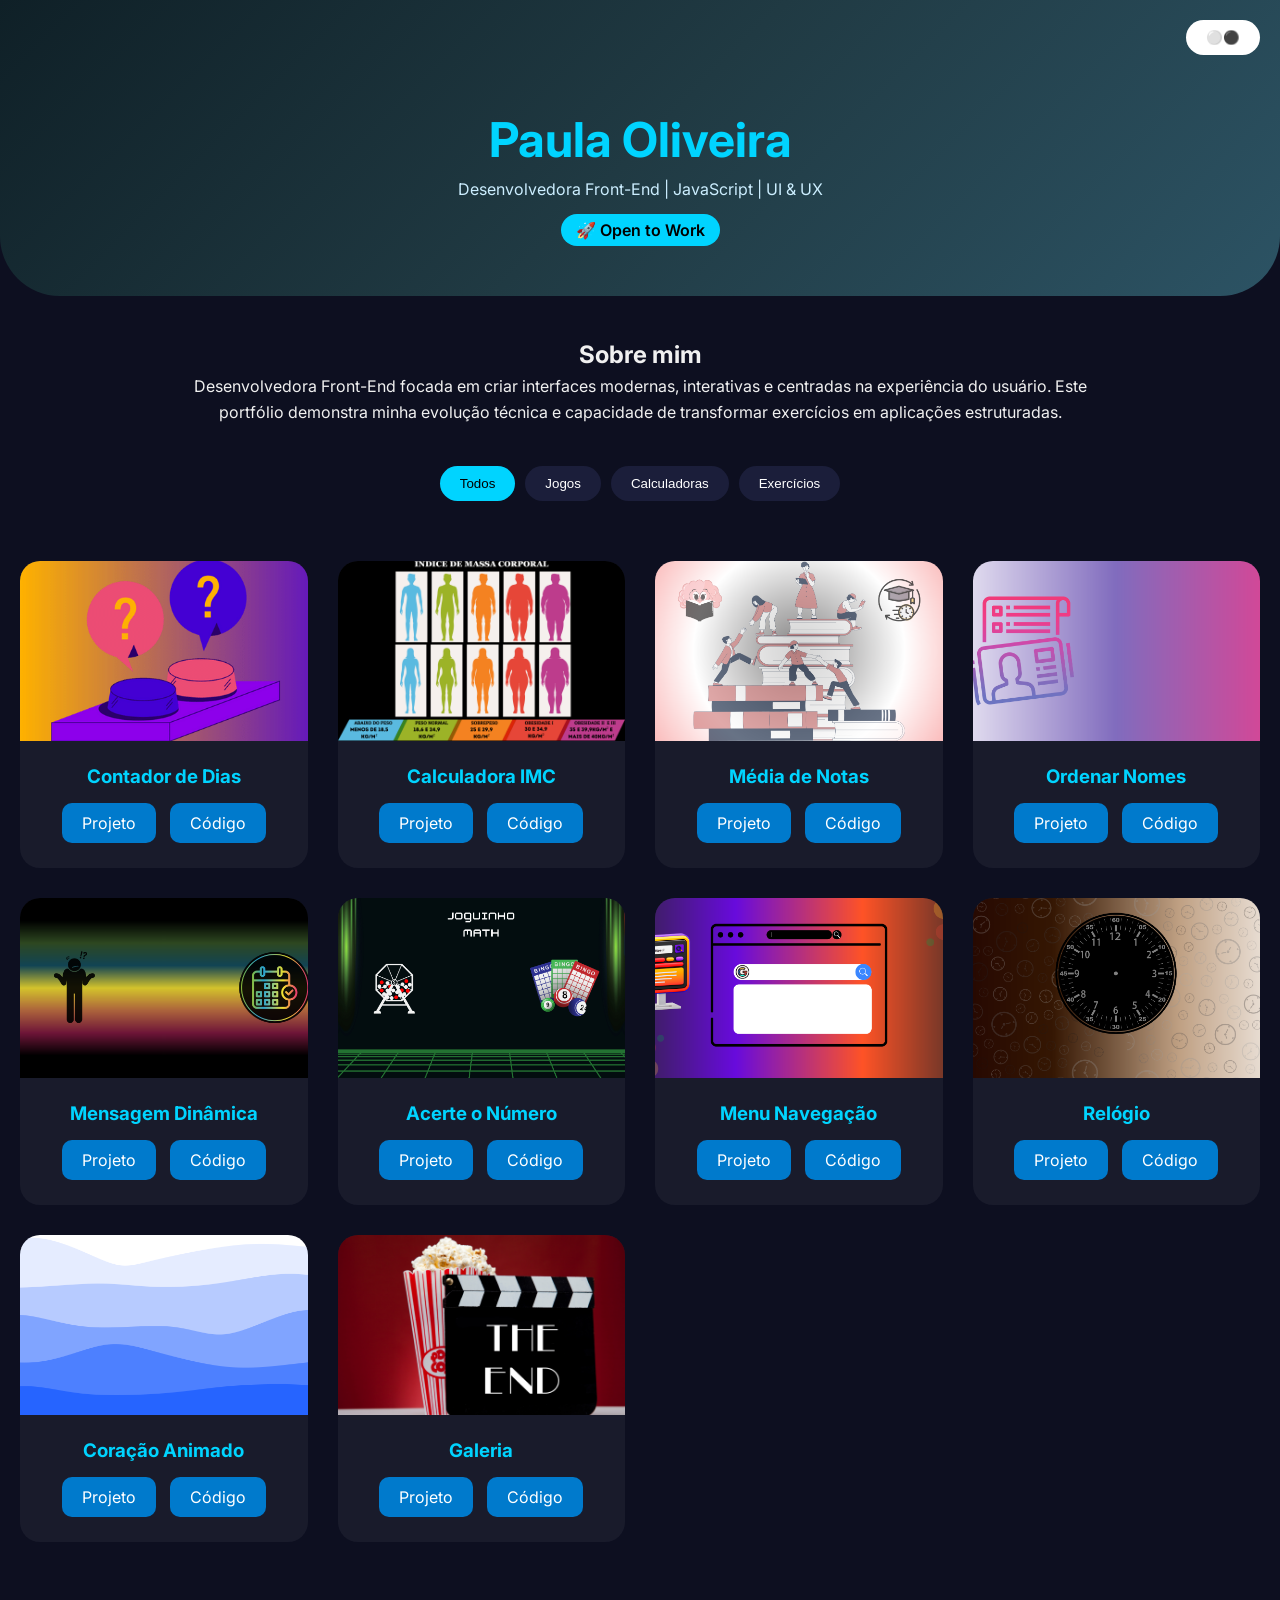
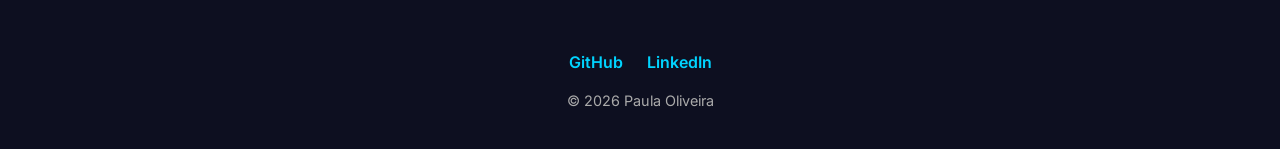
<file: index.html>
<!DOCTYPE html>
<html lang="pt-BR">
<head>
<meta charset="UTF-8">
<meta name="viewport" content="width=device-width, initial-scale=1.0">

<title>Paula Oliveira | Desenvolvedora Front-End</title>

<meta name="description" content="Portfólio de Paula Oliveira - Desenvolvedora Front-End especializada em JavaScript e UX.">
<meta name="author" content="Paula Oliveira">

<link rel="icon" href="https://upload.wikimedia.org/wikipedia/commons/6/6a/JavaScript-logo.png">
<link href="https://fonts.googleapis.com/css2?family=Inter:wght@400;600;700&display=swap" rel="stylesheet">

<style>
*{margin:0;padding:0;box-sizing:border-box;}
html{scroll-behavior:smooth;}

body{
    font-family:'Inter',sans-serif;
    background:#0d0f20;
    color:#f0f0f0;
}

a{
    text-decoration:none;
    color:inherit;
}

/* SCROLLBAR */
::-webkit-scrollbar{
    width:10px;
}
::-webkit-scrollbar-track{
    background:#0d0f20;
}
::-webkit-scrollbar-thumb{
    background:linear-gradient(#007acc,#00d4ff);
    border-radius:10px;
}
::-webkit-scrollbar-thumb:hover{
    background:#00d4ff;
}

/* HEADER */
header{
    background:linear-gradient(135deg,#0f2027,#203a43,#2c5364);
    padding:110px 20px 50px;
    text-align:center;
    border-radius:0 0 60px 60px;
    position:relative;
}

header h1{
    font-size:3rem;
    color:#00d4ff;
}

header p{
    margin-top:10px;
    color:#cceeff;
}

.badge{
    display:inline-block;
    margin-top:15px;
    padding:6px 15px;
    border-radius:20px;
    background:#00d4ff;
    color:#000;
    font-weight:600;
}

.toggle-theme{
    position:absolute;
    top:20px;
    right:20px;
    padding:10px 20px;
    border:none;
    border-radius:20px;
    background:#fff;
    color:#007acc;
    cursor:pointer;
    font-weight:600;
    transition:0.3s;
}

.toggle-theme:hover{
    transform:scale(1.05);
}

/* SOBRE */
.about{
    max-width:900px;
    margin:40px auto;
    text-align:center;
    line-height:1.6;
}

/* FILTROS */
#filters{
    display:flex;
    justify-content:center;
    gap:10px;
    margin:40px 0;
    flex-wrap:wrap;
}

#filters button{
    padding:10px 20px;
    border:none;
    border-radius:25px;
    background:#1b1e3a;
    color:#fff;
    cursor:pointer;
    transition:0.3s;
}

#filters button:hover{
    background:#00d4ff;
    color:#000;
}

#filters .active{
    background:#00d4ff;
    color:#000;
}

/* GRID */
main{
    max-width:1300px;
    margin:auto;
    padding:20px;
    display:grid;
    grid-template-columns:repeat(auto-fit,minmax(280px,1fr));
    gap:30px;
}

/* CARD */
.card{
    background:rgba(255,255,255,0.05);
    border-radius:20px;
    overflow:hidden;
    transition:0.4s;
    cursor:pointer;
    opacity:0;
    transform:translateY(20px);
}

.card.show{
    opacity:1;
    transform:translateY(0);
}

.card:hover{
    transform:translateY(-10px) scale(1.02);
}

.card img{
    width:100%;
    height:180px;
    object-fit:cover;
}

.card-body{
    padding:20px;
    text-align:center;
}

.card-body h3{
    color:#00d4ff;
    margin-bottom:10px;
}

.card-body a{
    display:inline-block;
    margin:5px;
    padding:10px 20px;
    border-radius:10px;
    background:#007acc;
    color:#fff;
    transition:0.3s;
}

.card-body a:hover{
    background:#00d4ff;
    color:#000;
}

/* FOOTER */
footer{
    text-align:center;
    padding:40px;
    margin-top:50px;
}

footer a{
    margin:0 10px;
    color:#00d4ff;
    font-weight:600;
    position:relative;
    transition:0.3s;
}

footer a::after{
    content:'';
    position:absolute;
    left:0;
    bottom:-4px;
    width:0%;
    height:2px;
    background:#00d4ff;
    transition:0.3s;
}

footer a:hover{
    color:#ffffff;
}

footer a:hover::after{
    width:100%;
}

/* 🔥 ESPAÇAMENTO ADICIONADO AQUI */
footer p{
    margin-top:20px;
    font-size:0.9rem;
    color:#aaa;
}

/* LIGHT MODE */
body.light{
    background:#f5f5f5;
    color:#000;
}

body.light .card{
    background:#fff;
}
</style>
</head>

<body>

<header>
<h1>Paula Oliveira</h1>
<p>Desenvolvedora Front-End | JavaScript | UI & UX</p>
<div class="badge">🚀 Open to Work</div>
<button class="toggle-theme">⚪⚫</button>
</header>

<section class="about">
<h2>Sobre mim</h2>
<p>
Desenvolvedora Front-End focada em criar interfaces modernas, interativas e
centradas na experiência do usuário. Este portfólio demonstra minha evolução
técnica e capacidade de transformar exercícios em aplicações estruturadas.
</p>
</section>

<div id="filters">
<button class="active" data-filter="all">Todos</button>
<button data-filter="jogos">Jogos</button>
<button data-filter="calculadoras">Calculadoras</button>
<button data-filter="exercicios">Exercícios</button>
</div>

<main id="portfolio"></main>

<footer>
<a href="https://github.com/paulaPSOx" target="_blank">GitHub</a>
<a href="https://www.linkedin.com/in/oliveiraspaula" target="_blank">LinkedIn</a>
<p>© 2026 Paula Oliveira</p>
</footer>

<script>
const projetos=[
{id:'AVA-JS01',nome:'Contador de Dias',tipo:'exercicios',img:'proj-js01-img.png'},
{id:'AVA-JS02',nome:'Calculadora IMC',tipo:'calculadoras',img:'proj-js02-img.png'},
{id:'AVA-JS03',nome:'Média de Notas',tipo:'calculadoras',img:'proj-js03-img.png'},
{id:'AVA-JS04',nome:'Ordenar Nomes',tipo:'exercicios',img:'proj-js04-img.png'},
{id:'AVA-JS05',nome:'Mensagem Dinâmica',tipo:'exercicios',img:'proj-js05-img.png'},
{id:'AVA-JS06',nome:'Acerte o Número',tipo:'jogos',img:'proj-js06-img.png'},
{id:'AVA-JS07',nome:'Menu Navegação',tipo:'exercicios',img:'proj-js07-img.png'},
{id:'AVA-JS08',nome:'Relógio',tipo:'exercicios',img:'proj-js08-img.png'},
{id:'AVA-JS09',nome:'Coração Animado',tipo:'exercicios',img:'proj-js09-img.png'},
{id:'AVA-JS10',nome:'Galeria',tipo:'exercicios',img:'proj-js10-img(4).png'}
];

const main=document.getElementById('portfolio');

function render(f='all'){
main.innerHTML='';
projetos.forEach((p,i)=>{
if(f==='all'||p.tipo===f){

const card=document.createElement('div');
card.className='card';

card.onclick=(e)=>{
if(e.target.tagName!=='A'){
window.open(`./${p.id}/`,'_blank');
}
};

const img=document.createElement('img');
img.src=`${p.id}/imagens/${p.img}`;
img.onerror=()=>img.src='https://via.placeholder.com/400x200';

const body=document.createElement('div');
body.className='card-body';

body.innerHTML=`
<h3>${p.nome}</h3>
<a href="./${p.id}/" target="_blank">Projeto</a>
<a href="https://github.com/paulaPSOx/${p.id}" target="_blank">Código</a>
`;

card.appendChild(img);
card.appendChild(body);
main.appendChild(card);

setTimeout(()=>card.classList.add('show'),i*100);
}});
}
render();

document.querySelectorAll('#filters button').forEach(btn=>{
btn.onclick=()=>{
document.querySelectorAll('#filters button').forEach(b=>b.classList.remove('active'));
btn.classList.add('active');
render(btn.dataset.filter);
};
});

const toggle=document.querySelector('.toggle-theme');

if(localStorage.getItem('theme')==='light'){
document.body.classList.add('light');
}

toggle.onclick=()=>{
document.body.classList.toggle('light');
localStorage.setItem('theme',
document.body.classList.contains('light')?'light':'dark');
};
</script>

</body>
</html>
</file>
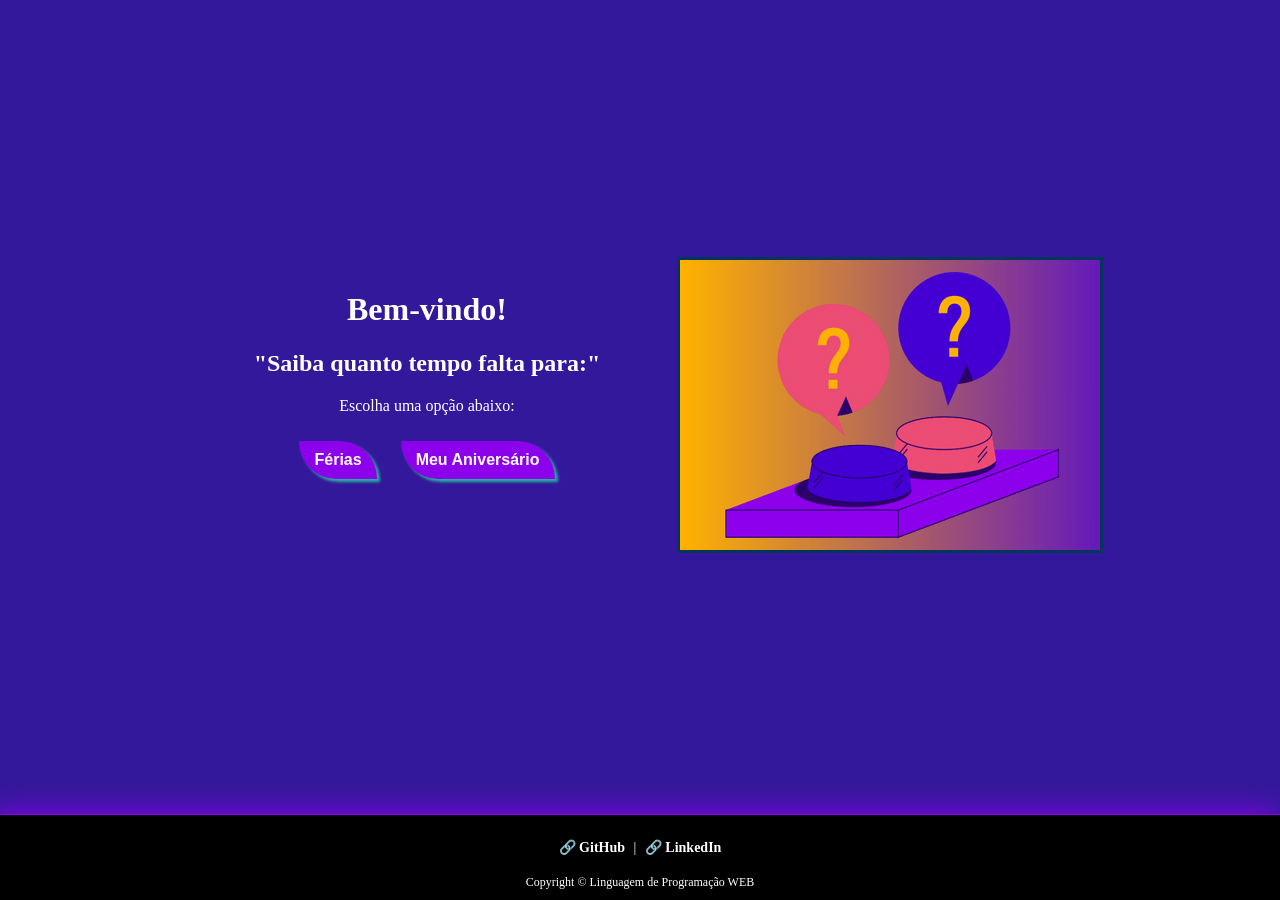
<file: AVA-JS01/index.html>
<!DOCTYPE html>
<html lang="pt-br">

<head>
    <meta charset="UTF-8">
    <meta name="viewport" content="width=device-width, initial-scale=1.0">
    <title>Avaliação JS01 | ILP-540</title>
    <link rel="stylesheet" href="./style.css" />
    <link rel="icon" type="image/png" href="./imagens/javascript-logo.png">
</head>

<body>
    <div id="home">
        <h1>Bem-vindo!</h1>
        <h2>"Saiba quanto tempo falta para:"</h2>
        <p>Escolha uma opção abaixo:</p>
        <button id="ferias" onclick="calcularDias('20/12/2023')">Férias</button>
        <button id="niver" onclick="calcularDias('05/10/2024')">Meu Aniversário</button>
    </div>

    <div id="conteudo">
        <iframe id="frame" src="./imagens/proj-js01-img.png" frameborder="0"></iframe>
    </div>

    <footer>
        <p>
            <a href="https://github.com/paulaPSOx" target="_blank">🔗 GitHub</a> | 
            <a href="https://www.linkedin.com/in/oliveiraspaula" target="_blank">🔗 LinkedIn</a>
        </p>
        <h6>Copyright &copy; Linguagem de Programação WEB</h6>
    </footer>

    <script src="./script.js"></script>
</body>

</html>
</file>
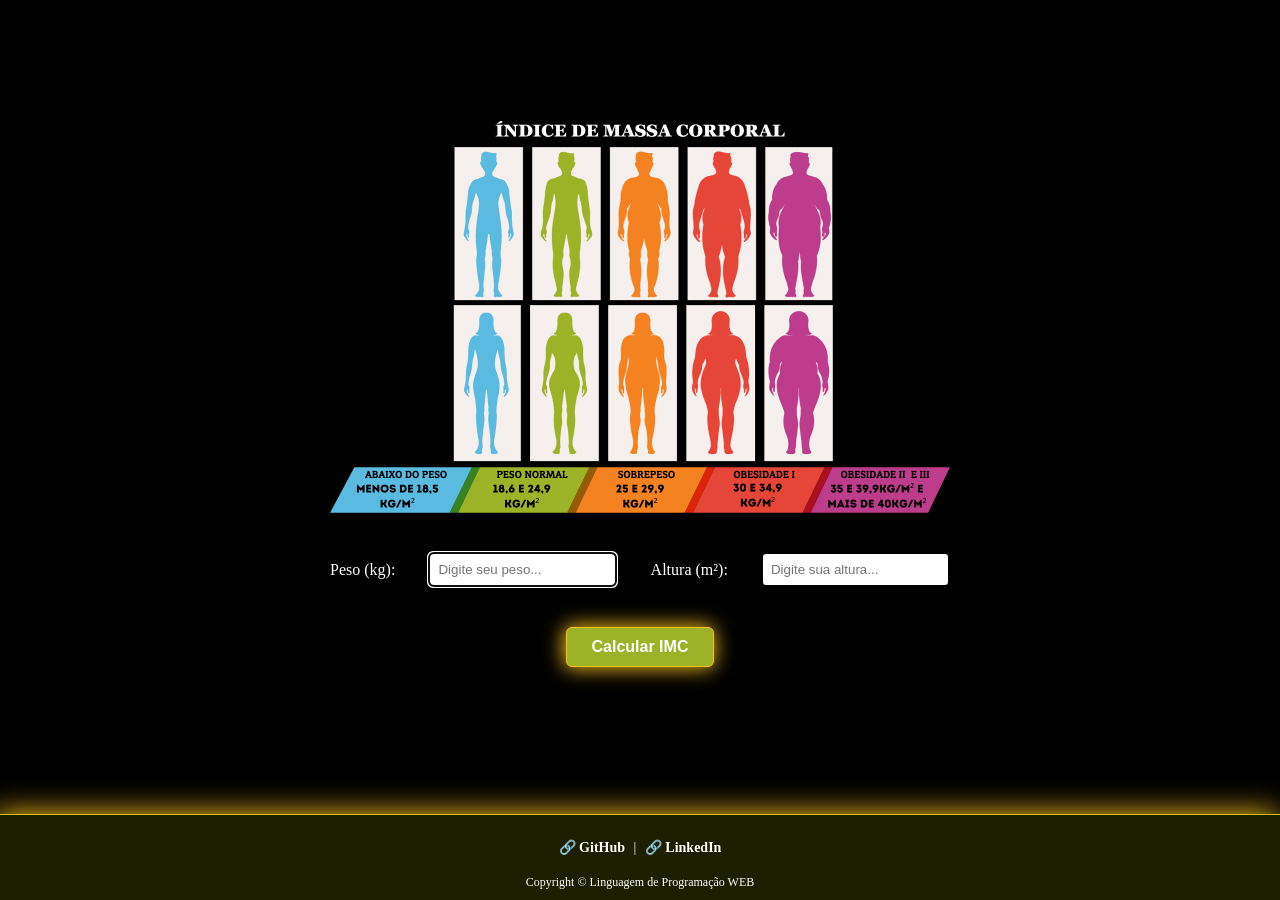
<file: AVA-JS02/index.html>
<!DOCTYPE html>
<html lang="pt-br">

<head>
    <meta charset="UTF-8">
    <meta name="viewport" content="width=device-width, initial-scale=1.0">
    <title>Avaliação JS02 | ILP-540</title>
    <link rel="stylesheet" href="./style.css" />
    <link rel="icon" type="image/png" href="./imagens/javascript-logo.png">
</head>

<body>
    <div class="container">
        <div class="img-container">
            <img class="img" src="./imagens/proj-js02-img.png" alt="IMC">
        </div>
    
        <div class="input-container">
            <label for="peso">Peso (kg):</label>
            <input type="text" id="peso" name="peso" autofocus="autofocus" required="required" placeholder="Digite seu peso...">
    
            <label for="altura">Altura (m²):</label>
            <input type="text" id="altura" name="altura" required="required" placeholder="Digite sua altura...">

        </div>
        
        <button onclick="calcularIMC()">Calcular IMC</button>

        <div id="resultado" class="error-message"></div>
        <div id="resultado"></div>
    </div>    

    <footer>
        <p>
            <a href="https://github.com/paulaPSOx" target="_blank">🔗 GitHub</a> | 
            <a href="https://www.linkedin.com/in/oliveiraspaula" target="_blank">🔗 LinkedIn</a>
        </p>
        <h6>Copyright &copy; Linguagem de Programação WEB</h6>
    </footer>

    <script src="./script.js"></script>
</body>

</html>
</file>
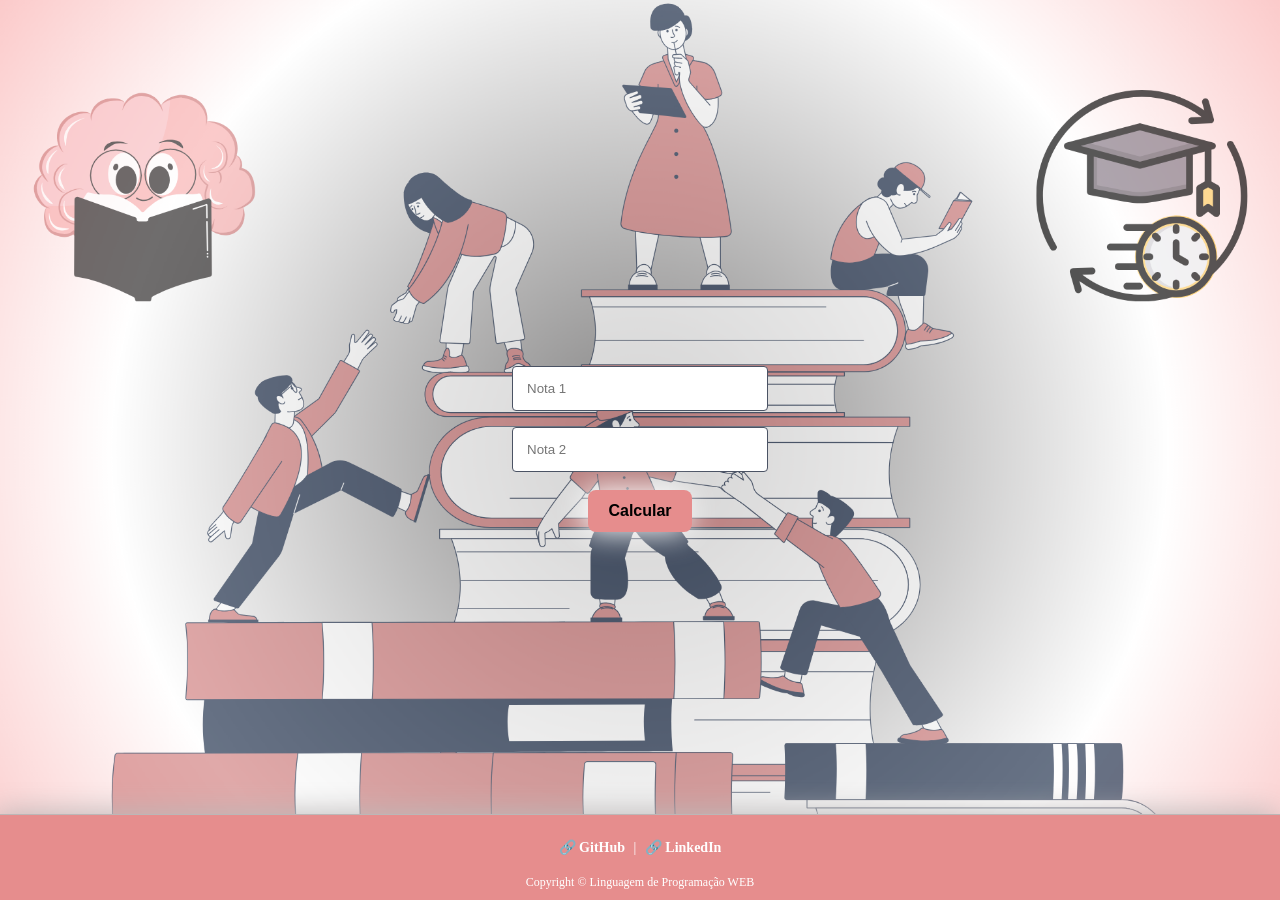
<file: AVA-JS03/index.html>
<!DOCTYPE html>
<html lang="pt-br">

<head>
    <meta charset="UTF-8">
    <meta name="viewport" content="width=device-width, initial-scale=1.0">
    <title>Avaliação JS03 | ILP-540</title>
    <link rel="stylesheet" href="./style.css" />
    <link rel="icon" type="image/png" href="imagens/javascript-logo.png">
</head>

<body>
   
    <input type="number" id="nota1" placeholder="Nota 1" required max="10" min="0" >
    <input type="number" id="nota2" placeholder="Nota 2" required max="10" min="0" >
    
    <button onclick="calcularMedia()">Calcular</button>
    <div id="mensagem-erro"></div>
    <div id="resultado-container"></div>

    <footer>
        <p>
            <a href="https://github.com/paulaPSOx" target="_blank">🔗 GitHub</a> | 
            <a href="https://www.linkedin.com/in/oliveiraspaula" target="_blank">🔗 LinkedIn</a>
        </p>
        <h6>Copyright &copy; Linguagem de Programação WEB</h6>
    </footer>

    <script src="./script.js"></script>
</body>

</html>
</file>
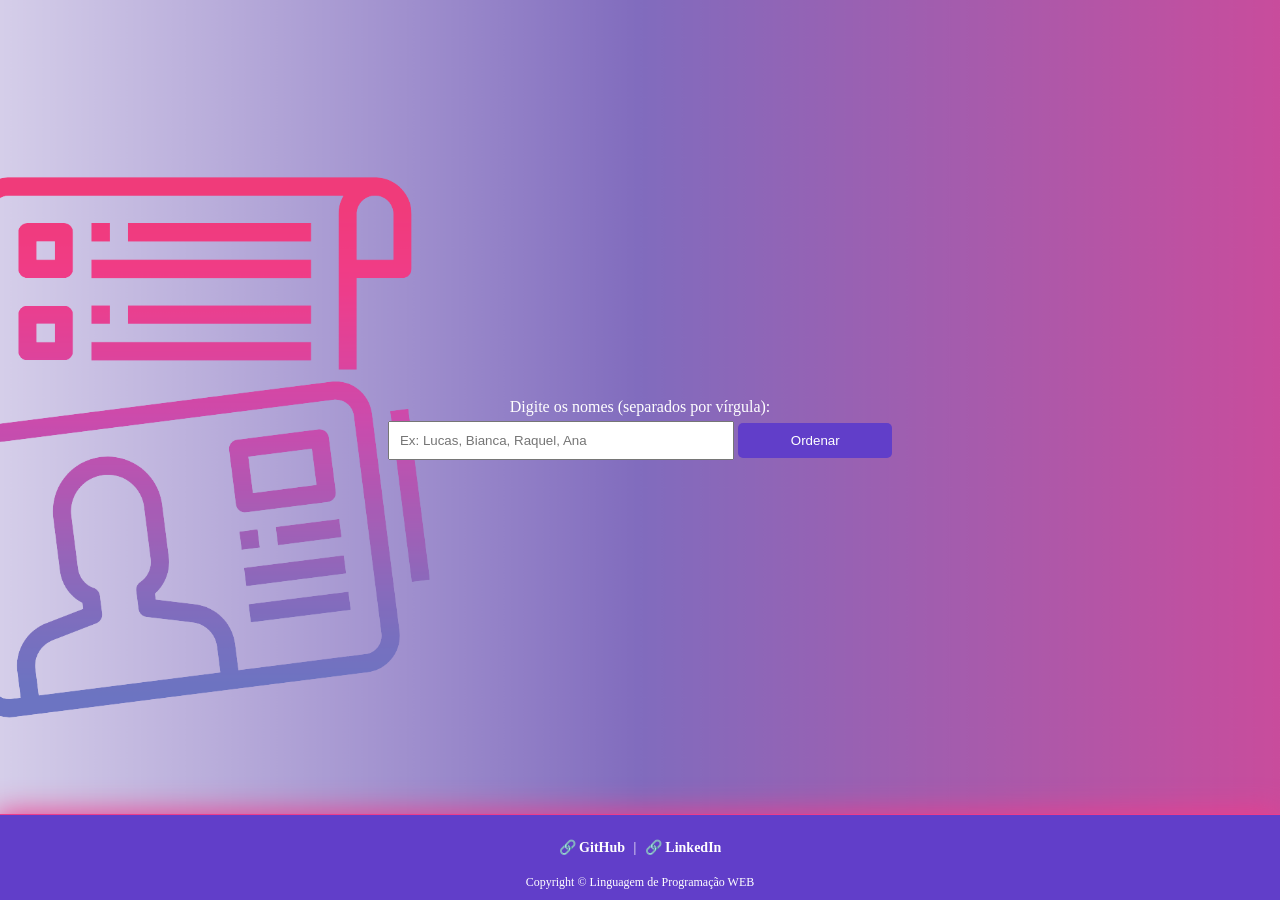
<file: AVA-JS04/index.html>
<!DOCTYPE html>
<html lang="pt-br">

<head>
    <meta charset="UTF-8">
    <meta name="viewport" content="width=device-width, initial-scale=1.0">
    <title>Avaliação JS04 | ILP-540</title>
    <link rel="stylesheet" href="./style.css" />
    <link rel="icon" type="image/png" href="imagens/javascript-logo.png">
</head>

<body>
    <div id="app">
        <label for="nomesInput">Digite os nomes (separados por vírgula):</label>
        <input type="text" id="nomesInput" placeholder="Ex: Lucas, Bianca, Raquel, Ana">
        <button onclick="processarNomes()">Ordenar</button>

        <ul id="listaNomes"></ul>
    </div>

    <footer>
        <p>
            <a href="https://github.com/paulaPSOx" target="_blank">🔗 GitHub</a> | 
            <a href="https://www.linkedin.com/in/oliveiraspaula" target="_blank">🔗 LinkedIn</a>
        </p>
        <h6>Copyright &copy; Linguagem de Programação WEB</h6>
    </footer>

    <script src="./script.js"></script>
</body>

</html>
</html>
</file>
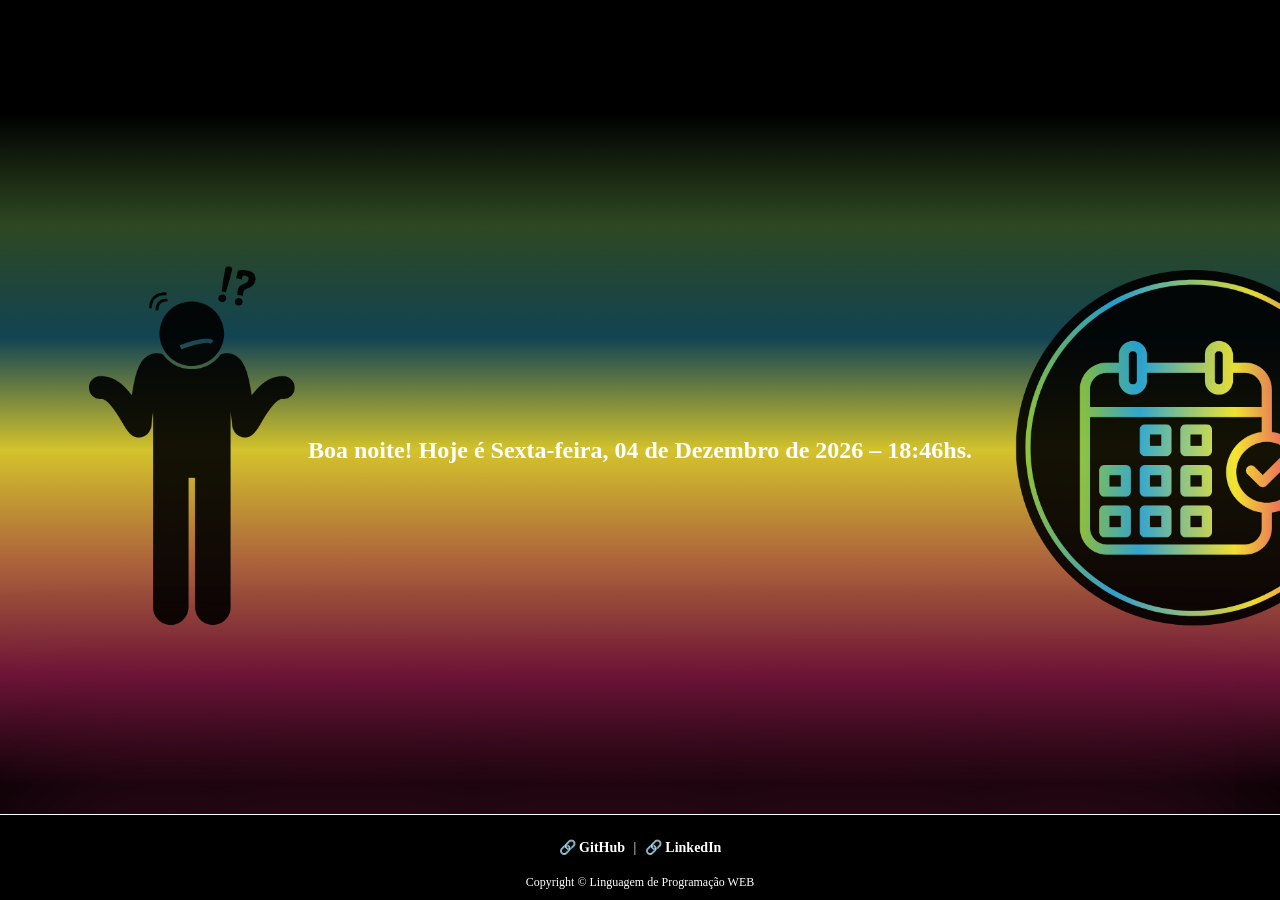
<file: AVA-JS05/index.html>
<!DOCTYPE html>
<html lang="pt-br">

<head>
    <meta charset="UTF-8">
    <meta name="viewport" content="width=device-width, initial-scale=1.0">
    <title>Avaliação JS05 | ILP-540</title>
    <link rel="stylesheet" href="./style.css" />
    <link rel="icon" type="image/png" href="imagens/javascript-logo.png">
</head>

<body>
    <div id="mensagem"></div>

    <footer>
        <p>
            <a href="https://github.com/paulaPSOx" target="_blank">🔗 GitHub</a> | 
            <a href="https://www.linkedin.com/in/oliveiraspaula" target="_blank">🔗 LinkedIn</a>
        </p>
        <h6>Copyright &copy; Linguagem de Programação WEB</h6>
    </footer>
    
    <script src="./script.js"></script>
</body>

</html>
</file>
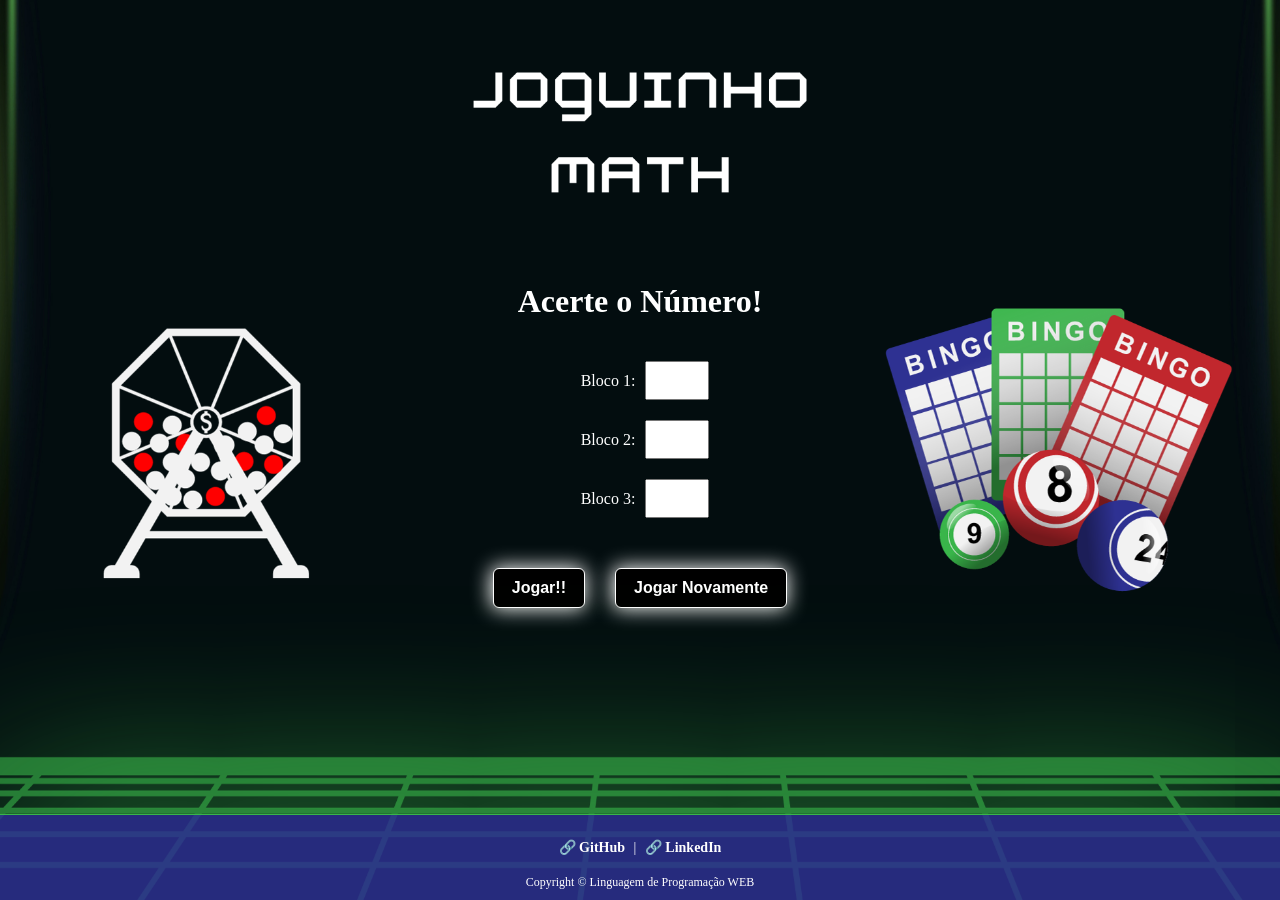
<file: AVA-JS06/index.html>
<!DOCTYPE html>
<html lang="pt-br">

<head>
    <meta charset="UTF-8">
    <meta name="viewport" content="width=device-width, initial-scale=1.0">
    <title>Avaliação JS06 | ILP-540</title>
    <link rel="stylesheet" href="style.css">
    <link rel="icon" type="image/png" href="./imagens/javascript-logo.png">
</head>
    <h1>Acerte o Número!</h1>
<body>
    

    <div class="input-container">
        <label for="tentativa1">Bloco 1:</label>
        <input type="number" id="tentativa1" min="1" max="10">
    </div>
    
    <div class="input-container">
        <label for="tentativa2">Bloco 2:</label>
        <input type="number" id="tentativa2" min="1" max="10">
    </div>
    
    <div class="input-container">
        <label for="tentativa3">Bloco 3:</label>
        <input type="number" id="tentativa3" min="1" max="10">
    </div>
    
    <div id="resultado"></div>

    <div class="button-container">
        <button id="botao-jogar" onclick="jogar()">Jogar!!</button>
        <button onclick="jogarNovamente()">Jogar Novamente</button>
    </div>

    <footer>
        <p>
            <a href="https://github.com/paulaPSOx" target="_blank">🔗 GitHub</a> | 
            <a href="https://www.linkedin.com/in/oliveiraspaula" target="_blank">🔗 LinkedIn</a>
        </p>
        <h6>Copyright &copy; Linguagem de Programação WEB</h6>
    </footer>

    <script src="script.js"></script>
</body>

</html>
</file>
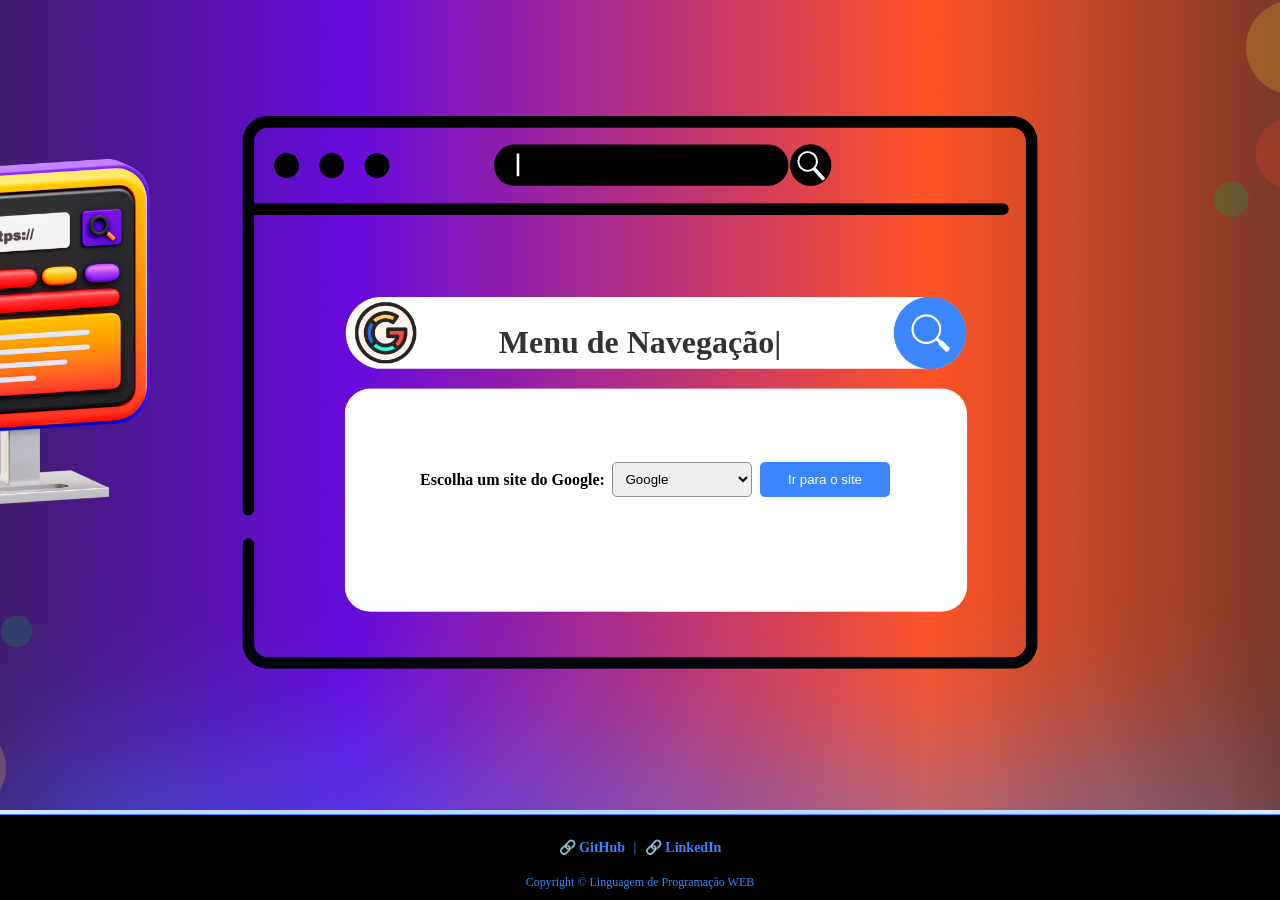
<file: AVA-JS07/index.html>
<!DOCTYPE html>
<html lang="pt-br">

<head>
    <meta charset="UTF-8">
    <meta name="viewport" content="width=device-width, initial-scale=1.0">
    <title>Avaliação JS07 | ILP-540</title>
    <link rel="stylesheet" href="./style.css" />
    <link rel="icon" type="image/png" href="imagens/javascript-logo.png">
</head>

<body>
    <div id="mensagem"></div>
        <h1> Menu de Navegação|</h1>

    <form id="menuForm">
        <label for="url">Escolha um site do Google:</label>
        <select id="url" name="url">
            <option value="https://www.google.com">Google</option>
            <option value="https://translate.google.com.br/?hl=pt-BR">Google Tradutor</option>
            <option value="https://www.google.com/intl/pt-BR/gmail/about/">Google E-mail</option>
            <option value="https://www.google.com.br/maps/preview">Google Maps</option>
            <option value="https://www.google.com/intl/pt-BR/photos/about/">Google Photos</option>
            <option value="https://www.google.com/intl/pt-br/drive/about.html/">Google Drive</option>
            <option value="https://meet.google.com/">Google Meet</option>
            <option value="https://play.google.com/store/games?hl=pt_BR&gl=US">Google Play</option>
            <option value="https://www.google.com/intl/pt-BR/forms/about/">Google Forms</option>
        </select>
        <button type="button" onclick="navegar()">Ir para o site</button>
    </form>

    <footer>
        <p>
            <a href="https://github.com/paulaPSOx" target="_blank">🔗 GitHub</a> | 
            <a href="https://www.linkedin.com/in/oliveiraspaula" target="_blank">🔗 LinkedIn</a>
        </p>
        <h6>Copyright &copy; Linguagem de Programação WEB</h6>
    </footer>
    
    <script src="./script.js"></script>
</body>

</html>
</file>
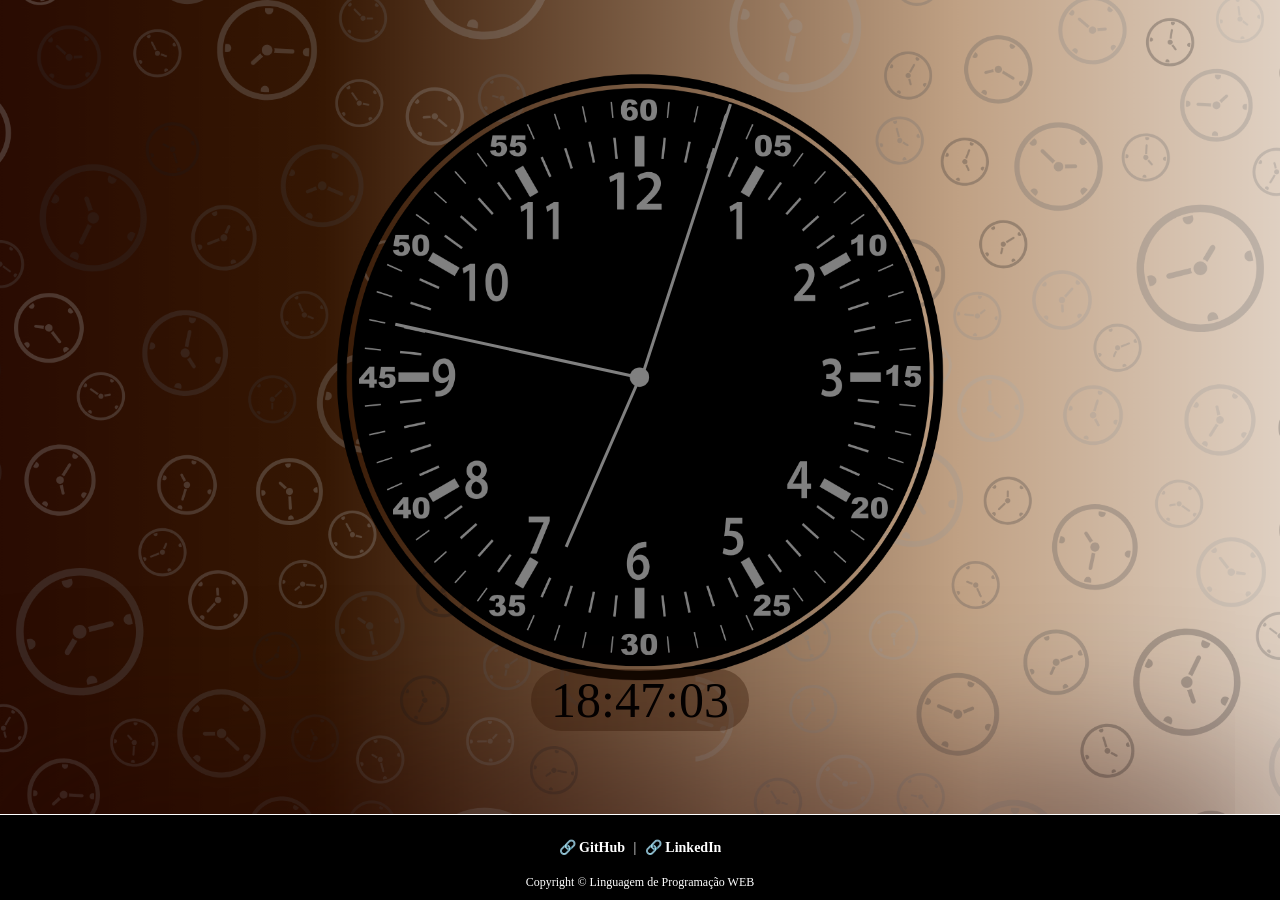
<file: AVA-JS08/index.html>
<!DOCTYPE html>
<html lang="pt-br">

<head>
    <meta charset="UTF-8">
    <meta name="viewport" content="width=device-width, initial-scale=1.0">
    <title>Avaliação JS08 | ILP-540</title>
    <link rel="stylesheet" href="./style.css"/>
    <link rel="icon" type="image/png" href="imagens/javascript-logo.png">
</head>

<body>
        <div id="horas"></div>
        <div id="minutos"></div>
        <div id="segundos"></div>
        <div id="ponteiro-hora" class="ponteiro"></div>
        <div id="ponteiro-minuto" class="ponteiro"></div>
        <div id="ponteiro-segundo" class="ponteiro"></div>
        <div id="relogio2"></div>

    <footer>
        <p>
            <a href="https://github.com/paulaPSOx" target="_blank">🔗 GitHub</a> | 
            <a href="https://www.linkedin.com/in/oliveiraspaula" target="_blank">🔗 LinkedIn</a>
        </p>
        <h6>Copyright &copy; Linguagem de Programação WEB</h6>
    </footer>
    
    <script src="./script.js"></script>
</body>

</html>
</file>
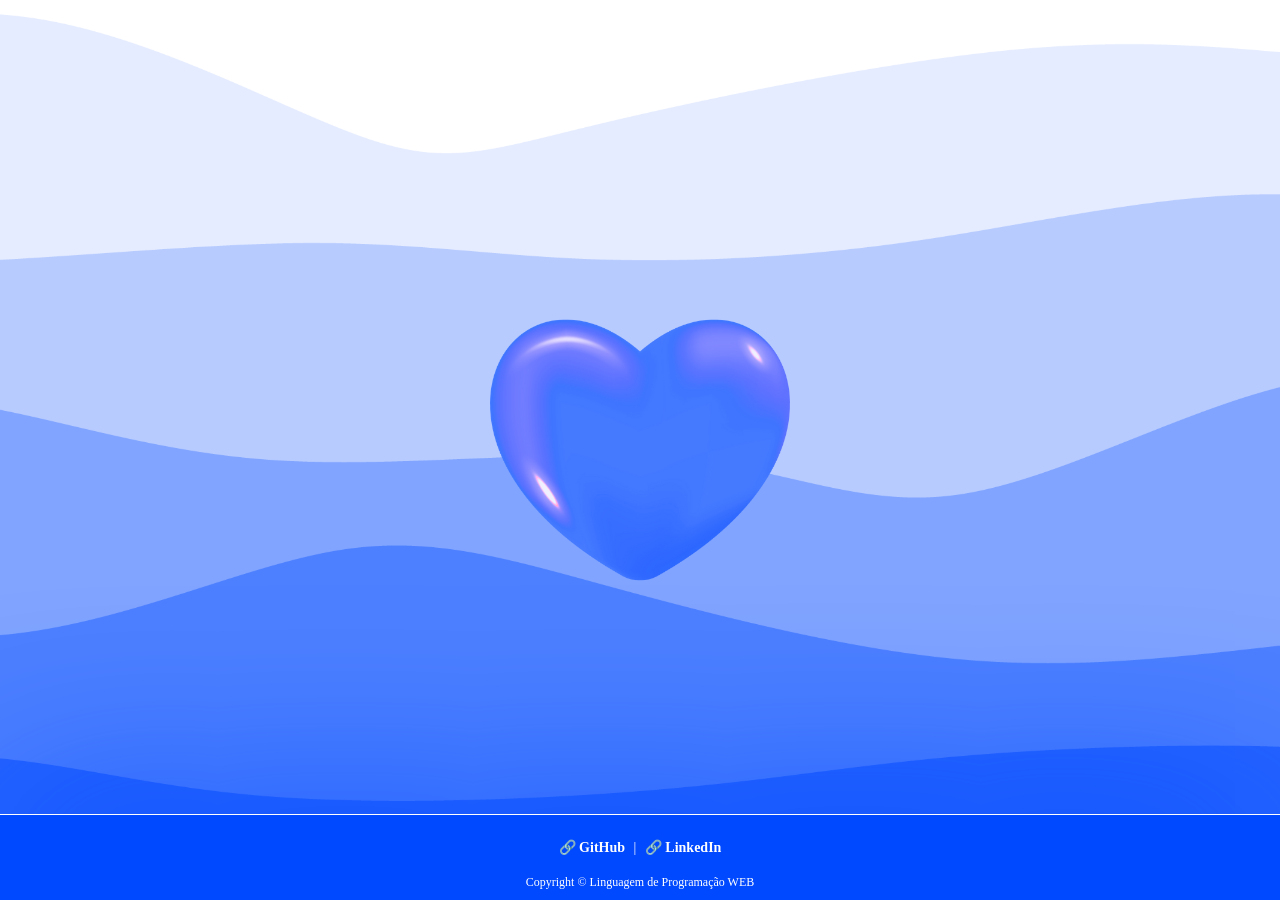
<file: AVA-JS09/index.html>
<!DOCTYPE html>
<html lang="pt-br">

<head>
    <meta charset="UTF-8">
    <meta name="viewport" content="width=device-width, initial-scale=1.0">
    <title>Avaliação JS09 | ILP-540</title>
    <link rel="stylesheet" href="./style.css" />
    <link rel="icon" type="image/png" href="imagens/javascript-logo.png">
</head>

<body>
    <img id="coracao" src="./imagens/coracao.png" alt="Coração">

    <footer>
        <p>
            <a href="https://github.com/paulaPSOx" target="_blank">🔗 GitHub</a> | 
            <a href="https://www.linkedin.com/in/oliveiraspaula" target="_blank">🔗 LinkedIn</a>
        </p>
        <h6>Copyright &copy; Linguagem de Programação WEB</h6>
    </footer>
    
    <script src="./script.js"></script>
</body>

</html>
</file>
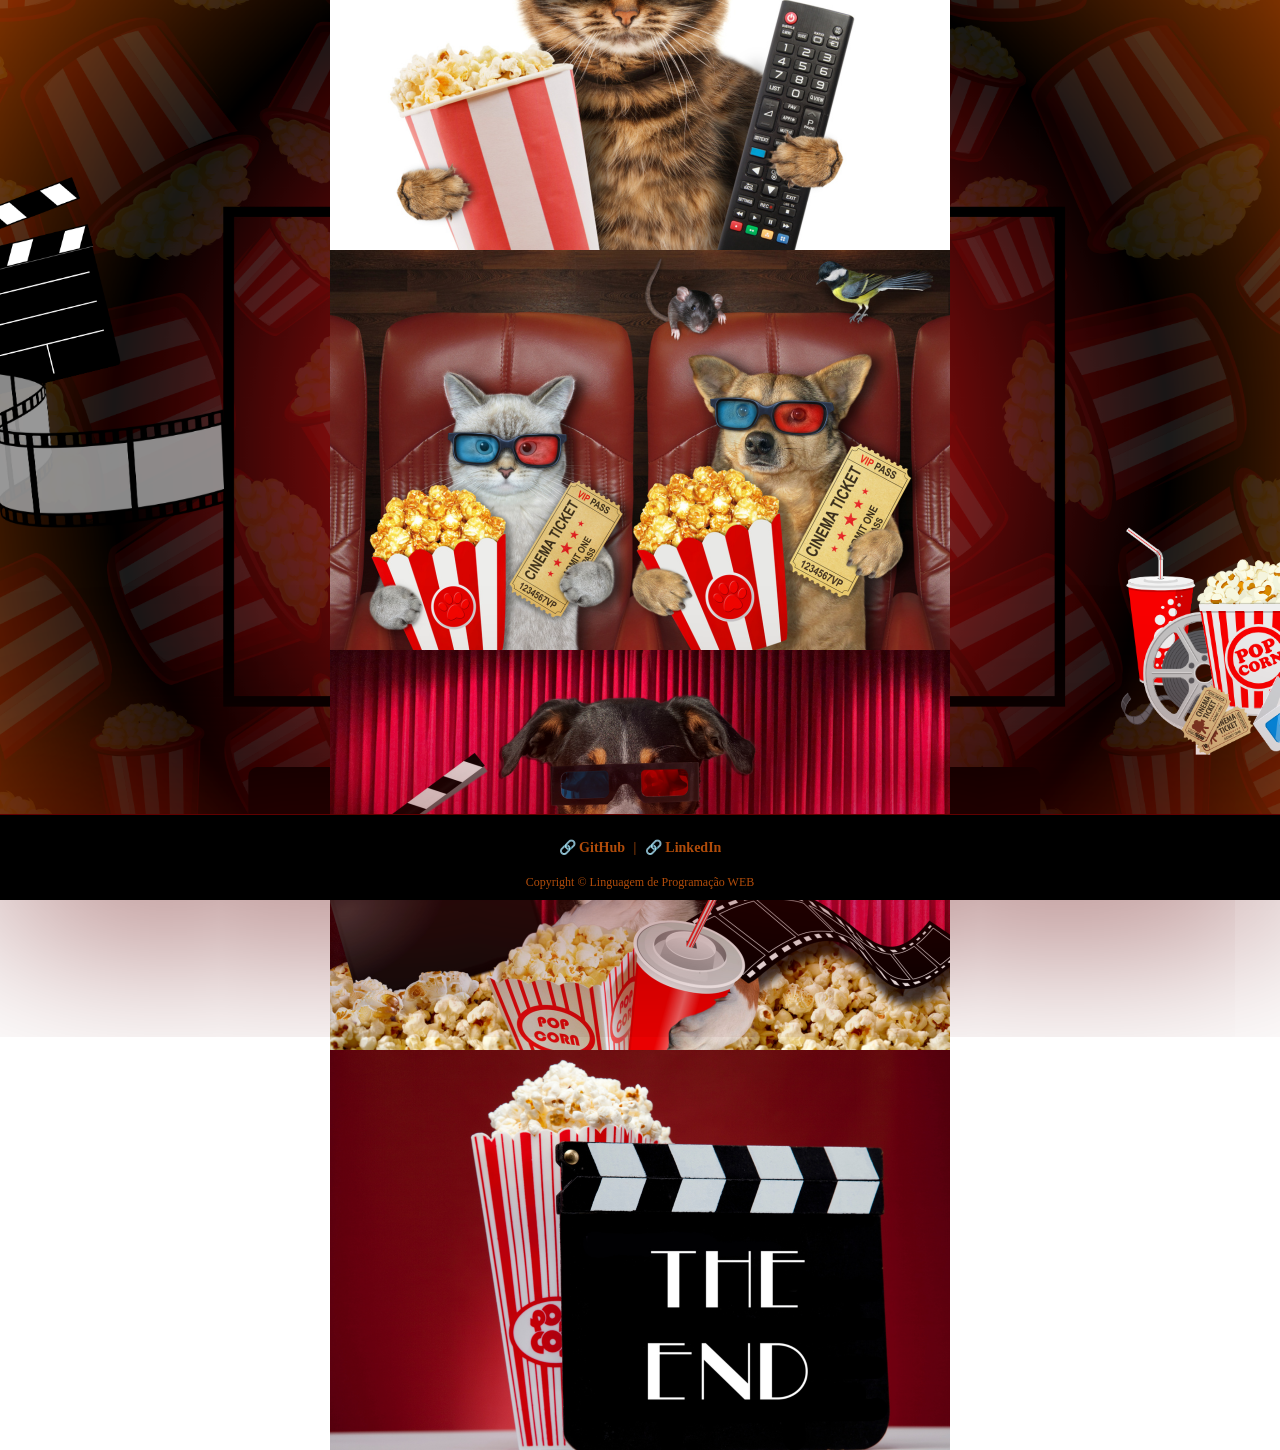
<file: AVA-JS10/index.html>
<!DOCTYPE html>
<html lang="pt-br">

<head>
    <meta charset="UTF-8">
    <meta name="viewport" content="width=device-width, initial-scale=1.0">
    <title>Avaliação JS10 | ILP-540</title>
    <link rel="stylesheet" href="./style.css" />
    <link rel="icon" type="image/png" href="imagens/javascript-logo.png">
</head>

<body>
    <img class="slide" src="imagens/proj-js10-img(0).png" alt="pug">
    <img class="slide" src="imagens/proj-js10-img(1).png" alt="cat">
    <img class="slide" src="imagens/proj-js10-img(2).png" alt="dog&cat">
    <img class="slide" src="imagens/proj-js10-img(3).png" alt="dog">
    <img class="slide" src="imagens/proj-js10-img(4).png" alt="end">

    <footer>
        <p>
            <a href="https://github.com/paulaPSOx" target="_blank">🔗 GitHub</a> | 
            <a href="https://www.linkedin.com/in/oliveiraspaula" target="_blank">🔗 LinkedIn</a>
        </p>
        <h6>Copyright &copy; Linguagem de Programação WEB</h6>
    </footer>
    
    <script src="./script.js"></script>
</body>

</html>
</file>
<file: AVA-JS01/style.css>
body {
    background-color: #34189b;
    display: flex;
    align-items: center;
    justify-content: center;
    height: 90vh;
    margin: 0;
}

#home {
    background-color: #34189b;
    color: #fff;
    align-items: end;
    flex-direction: column;
    align-items: center;
    justify-content: center;
    text-align: center;
    height: 30vh;
    width: 39%;
}

#home button {
    display: inline-block;
    margin: 10px;
    padding: 10px 15px;
    font-size: 16px;
    font-weight: bold;
    cursor: pointer;
    background-color: #8D00EB;
    color: #fff;
    border: #1879a0;
    border-radius: 1px 60px 1px 60px;
    box-shadow: 3px 3px 3px #26B19F;
}

#home button:hover {
    background-color: #DB8F2A;
}

h2{
    margin-top: 8px;
}

#home p{
    margin-top: 5px;
}

#conteudo {
    display: flex;
    flex-direction: column;
    align-items: center;
    justify-content: center;
    margin-top: 0px;
}

#frame {
    min-width: 420px;
    min-height: 290px;
    width: 30%;
    height: 100%;
    border: 3px solid #033658;
}

footer {
    background-color: #000;
    color: #fff;
    border-top: 1px solid #8D00EB;
    box-shadow: -4px 0px 30px 1px #8D00EB;
    text-align: center;
    position: fixed;
    font-size: 14px;
    width: 100%;
    padding: 10px 0;
    bottom: 0;
    display: flex;
    flex-direction: column;
    align-items: center;
    gap: 5px;
}

footer a {
    color: #fff;
    text-decoration: none;
    margin: 0 5px;
    font-weight: bold;
    transition: color 0.3s, transform 0.3s;
}

footer a:hover {
     color: #8D00EB;
    transform: scale(1.1);
}

footer h6 {
    margin: 0;
    font-size: 12px;
    font-weight: normal;
}
</file>
<file: AVA-JS02/style.css>
body {
    background-color: #000;
    display: flex;
    flex-direction: column;
    align-items: center;
    justify-content: center;
    height: 90vh;
    margin: 0;
    
}

.container {
    text-align: center;
}

.input-container {
    display: flex;
    justify-content: space-between;
    align-items: center;
    flex-wrap: wrap;
    color: #fff;
}


.input-container label, .input-container input, .input-container button {
    margin-top: 30px;
}

input {
    border: 2px solid #000;
    border-radius: 5px;
    padding: 8px;
}

button {
    background-color: #9CB327;
    color: #fff;
    border: 1px solid #FBC11C;
    border-radius: 6px;
    box-shadow: -1px 0px 20px 1px #FBC11C;padding: 10px 25px;
    font-size: 16px;
    font-weight: bold;
    cursor: pointer;
    margin-top: 40px;
    
}

button:hover {
    background-color: #1c2001;
}

.img-container {
    text-align: center;
    max-height: 100%;
}

.img {
    max-width: 100%;
    max-height: 100%;
}

#resultado {
    margin-top: 25px;
    font-size: 18px;
    font-weight: bold;
}

#resultado.abaixo-do-peso {
    color: #58B7DD;
}

#resultado.peso-normal {
    color: #9CB327;
}

#resultado.sobrepeso {
    color: #F48221;
}

#resultado.obesidade-grau-i {
    color: #E64638;
}

#resultado.obesidade-grau-ii,
#resultado.obesidade-grau-iii {
    color: #BD3C8C;
}

#resultado.error-message {
    color: red;
}

footer {
    background-color: #1c2001;
    color: #fff;
    border-top: 1px solid #FBC11C;
    box-shadow: -4px 0px 30px 1px #FBC11C;
    text-align: center;
    position: fixed;
    font-size: 14px;
    width: 100%;
    padding: 10px 0;
    bottom: 0;
    display: flex;
    flex-direction: column;
    align-items: center;
    gap: 5px;
}

footer a {
    color: #fff;
    text-decoration: none;
    margin: 0 5px;
    font-weight: bold;
    transition: color 0.3s, transform 0.3s;
}

footer a:hover {
    color: #FBC11C;
    transform: scale(1.1);
}

footer h6 {
    margin: 0;
    font-size: 12px;
    font-weight: normal;
}
</file>
<file: AVA-JS03/style.css>
body {
    background-image: url('imagens/proj-js03-img.png');
    background-size: cover;
    background-position: center;
    background-repeat: no-repeat;
    display: flex;
    flex-direction: column;
    justify-content: center;
    align-items: center;
    height: 100vh;
    margin: 0;
}

input {
    width: 20%; 
    padding: 14px;
    margin: 8px 0;
    border: 1px solid #4B5364;
    border-radius: 4px;
    box-sizing: border-box;
    transition: border-color 0.3s;
}

input:focus {
    border-color: #e68d8d; 
}

/* Estilo para o #resultado-container quando há resultado */
#resultado-container.com-resultado {
    display: block; 
    margin-top: 20px; 
    padding: 15px; 
    background-color: #fff;
    border-radius: 5px; 
    font-weight: bold;
}

#resultado-container {
    margin-top: 20px;
    padding: 15px;
    border-radius: 5px;
    display: none;
}

/* Estilo para a borda os resultados */
#resultado-container.conceito-suficiente {
    border: 2px solid #4CAF50;
    border: 1px solid #4CAF50; 
    box-shadow: -4px 0px 30px 1px #4CAF50;
    
}

#resultado-container.conceito-insuficiente {
    border: 2px solid #FF0000;
    border: 1px solid #FF0000; 
    box-shadow: -4px 0px 30px 1px #FF0000;
}

#resultado-container.conceito-regular {
    border: 2px solid #FFAD00;
    border: 1px solid #FFAD00; 
    box-shadow: -4px 0px 30px 1px #FFAD00;
}

#resultado-container.conceito-erro {
    color: #4B5364;
    border: 2px solid #4B5364;
    border: 1px solid #4B5364; 
    box-shadow: -4px 0px 30px 1px #4B5364;
}

#mensagem-erro {
   color: #00000000; 
}

button {
    margin: 10px;
    padding: 12px 20px;
    border-radius: 8px;
    background-color: #e68d8d;
    color: #000;
    border-top: 1px solid #fff;
    box-shadow: -4px 0px 30px 1px #fff;
    font-size: 16px;
    font-weight: bold;
    cursor: pointer;
    border: none;
}

button:hover {
    background-color: #4B5364;
}

footer {
    background-color: #e68d8d;
    color: #fff;
    border-top: 1px solid #BBB7B7;
    box-shadow: -4px 0px 30px 1px #BBB7B7;
    text-align: center;
    position: fixed;
    font-size: 14px;
    width: 100%;
    padding: 10px 0;
    margin: 0;
    bottom: 0;
    display: flex;
    flex-direction: column;
    align-items: center;
    gap: 5px;
}

footer a {
    color: #fff;
    text-decoration: none;
    margin: 0 5px;
    font-weight: bold;
    transition: color 0.3s, transform 0.3s;
}

footer a:hover {
    color: #6d6d6d;
    transform: scale(1.1);
}

footer h6 {
    margin: 0;
    font-size: 12px;
    font-weight: normal;
}
</file>
<file: AVA-JS04/style.css>
body {
    background-image: url('imagens/proj-js04-img.png');
    background-size: cover;
    background-position: center;
    background-repeat: no-repeat;
    display: flex;
    flex-direction: column;
    justify-content: center;
    align-items: center;
    height: 100vh;
    margin: 0;
}

#app {
    text-align: center;
    position: relative;
    z-index: 1;
    width: 40%;
}

label {
    display: block; 
    margin-bottom: 5px; 
    color: white;
    width: 100%;
}

input {
    padding: 10px;
    margin-bottom: 10px;
    width: 63%;
    z-index: 2;
}

button {
    padding: 10px 20px;
    background-color: #613ec9;
    color: white;
    border: none;
    border-radius: 5px;
    cursor: pointer;
    transition: background-color 0.3s ease;
    width: 30%;
    box-sizing: border-box;
}

button:hover {
    background-color: #EC3D8C;
}

ul {
    list-style-type: none;
    padding: 0;
    background-color: #816CBE;
    border-radius: 5px;
    overflow: auto;
    max-height: 180px;

    /* Estilos da barra de rolagem */
    scrollbar-width: thin;
    scrollbar-color: #613ec9 #AD58A9;

    /* Para navegadores que usam a propriedade -webkit- */
    &::-webkit-scrollbar {
        width: 8px;
    }

    &::-webkit-scrollbar-thumb {
        background-color: #EC3D8C; 
        border-radius: 5px;
    }

    &::-webkit-scrollbar-track {
        background-color: #613ec9; 
        border-radius: 5px;
    }
}

li {
    margin: 5px 0;
}

footer {
    background-color: #613ec9;
    color: #fff;
    border-top: 1px solid #EC3D8C;
    box-shadow: -4px 0px 30px 1px #EC3D8C;
    text-align: center;
    position: fixed;
    font-size: 14px;
    width: 100%;
    padding: 10px 0;
    margin: 0;
    bottom: 0;
    z-index: 1;
    display: flex;
    flex-direction: column;
    align-items: center;
    gap: 5px;
}

footer a {
    color: #fff;
    text-decoration: none;
    margin: 0 5px;
    font-weight: bold;
    transition: color 0.3s, transform 0.3s;
}

footer a:hover {
    color: #EC3D8C; 
    transform: scale(1.1);
}

footer h6 {
    margin: 0;
    font-size: 12px;
    font-weight: normal;
}
</file>
<file: AVA-JS05/style.css>
body {
    background-image: url('imagens/proj-js05-img.png');
    background-size: cover;
    background-position: center;
    background-repeat: no-repeat;
    display: flex;
    flex-direction: column;
    justify-content: center;
    align-items: center;
    height: 100vh;
    margin: 0;
}

#mensagem {
    font-size: 24px;
    font-weight: bold;
    margin-bottom: 10px;
    color: #fff;
}

footer {
    background-color: #000000;
    color: #fff;
    border-top: 1px solid #ffffff;
    box-shadow: -4px 0px 190px 1px #6E1538;
    text-align: center;
    position: fixed;
    font-size: 14px;
    width: 100%;
    padding: 10px 0;
    margin: 0;
    bottom: 0;
    display: flex;
    flex-direction: column;
    align-items: center;
    gap: 5px;
}

footer a {
    color: #ffffff;
    text-decoration: none;
    margin: 0 5px;
    font-weight: bold;
    transition: color 0.3s, transform 0.3s;
}

footer a:hover {
    color: #dbc603;
    transform: scale(1.1);
}

footer h6 {
    margin: 0;
    font-size: 12px;
    font-weight: normal;
}
</file>
<file: AVA-JS06/style.css>
body {
    background-image: url('./imagens/proj-js06-img.png');
    background-size: cover;
    background-position: center;
    background-repeat: no-repeat;
    display: flex;
    flex-direction: column;
    justify-content: center;
    align-items: center;
    height: 100vh;
    margin: 0;
}

h1 {
    color: #fff;
}

.input-container {
    display: flex;
    justify-content: space-between;
    align-items: center;
    flex-wrap: wrap;
    color: #fff;
}

.input-container label, .input-container input, .input-container button {
    margin-top: 20px;
    padding: 10px;
}

.button-container {
    display: flex;
    justify-content: space-around;
    margin-top: 20px;
    margin-bottom: 30px; 
}

button {
    background-color: #000;
    color: #fff;
    border: 1px solid #fff;
    box-shadow: -1px 0px 20px 1px #fff;
    border-radius: 6px;
    padding: 10px 18px;
    font-size: 16px;
    font-weight: bold;
    cursor: pointer;
    margin-top: 30px;
}

.button-container button {
    margin-right: 15px; 
    margin-left: 15px;
}

button:hover {
    background-color: #2E3192;
}

#resultado {
    display: none;
    margin-top: 20px;
    padding: 10px;
    background-color: #000000;
    border-radius: 5px;
}

#resultado-container span {
    font-weight: bold;
}

#resultado-container {
    margin-top: 20px;
    padding: 15px;
    border-radius: 5px;
    display: none;
}

#resultado.parabens {
    color: green;
    margin-top: 30px;
    font-size: 15px;
    font-weight: bold;
    border: 1px solid #4CAF50; 
    box-shadow: -4px 0px 30px 1px #4CAF50;
}

#resultado.erro {
    color: red;
    margin-top: 30px;
    font-size: 15px;
    font-weight: bold;
    border: 1px solid #FF0000; 
    box-shadow: -4px 0px 30px 1px #FF0000;
}

footer {
    background-color: #2e3192d7;
    color: #fff;
    border-top: 1px solid #39B54A;
    box-shadow: -4px 0px 190px 1px #39B54A;
    text-align: center;
    position: fixed;
    font-size: 14px;
    width: 100%;
    padding: 10px 0;
    margin: 0;
    bottom: 0;
    display: flex;
    flex-direction: column;
    align-items: center;
    gap: 5px;
}

footer a {
    color: #fff;
    text-decoration: none;
    margin: 0 5px;
    font-weight: bold;
    transition: color 0.3s, transform 0.3s;
}

footer a:hover {
    color: #39B54A;
    transform: scale(1.1);
}

footer h6 {
    margin: 0;
    font-size: 12px;
    font-weight: normal;
}
</file>
<file: AVA-JS07/style.css>
body {
    background-image: url('imagens/proj-js07-img.png');
    background-size: cover;
    background-position: center;
    background-repeat: no-repeat;
    display: flex;
    flex-direction: column;
    justify-content: center;
    align-items: center;
    height: 90vh;
    margin: 0;
}

h1 {
    color: #333;
}

form {
    display: flex;
    justify-content: space-between;
    align-items: center;
    margin-top: 80px;
    width: 470px;
    margin-left: 50px; 
    margin-right: 20px; 
}

label {
    margin-bottom: 10px;
    font-weight: bold;
}

select {
    padding: 8px;
    border-radius: 5px;
    border: 1px solid #8d8d8d;
    margin-bottom: 10px;
    max-height: 100px;
    width: 140px;
}

button {
    padding: 10px 23px;
    background-color: #3A86FF;
    color: #fff;
    border: none;
    border-radius: 5px;
    cursor: pointer;
    margin-bottom: auto;
    width: 130px;
}

button:hover {
    background-color: #3A86FF;
}

footer {
    background-color: #000000;
    color: #3A86FF;
    border-top: 1px solid #3A86FF;
    box-shadow: -4px 0px 190px 1px #3A86FF;
    text-align: center;
    position: fixed;
    font-size: 14px;
    width: 100%;
    padding: 10px 0;
    margin: 0;
    bottom: 0;
    display: flex;
    flex-direction: column;
    align-items: center;
    gap: 5px;
}

footer a {
    color: #3A86FF;
    text-decoration: none;
    margin: 0 5px;
    font-weight: bold;
    transition: color 0.3s, transform 0.3s;
}

footer a:hover {
    color: #fff;
    transform: scale(1.1);
}

footer h6 {
    margin: 0;
    font-size: 12px;
    font-weight: normal;
}
</file>
<file: AVA-JS08/style.css>
body {
    background-image: url('imagens/proj-js08-img.png');
    background-size: cover;
    background-position: center;
    background-repeat: no-repeat;
    display: flex;
    justify-content: center;
    align-items: center;
    height: 100vh;
    margin: 0;
    color: #fff;
}

#relogio2 {
    color: #000;
    background-color: #3517035d;
    font-size: 50px;
    margin-top: 500px; 
    border-radius: 50px;
    padding: 2px 20px;
}

#ponteiro-hora,
#ponteiro-minuto,
#ponteiro-segundo {
    background-color: #808080;
    position: absolute;
    width: 3px;
    height: 24%;
    top: 30%;
    left: 50%; 
    transform-origin: bottom center;
    transform: translateY(-50%) rotate(-90deg); 
}

#ponteiro-hora {
    height: 21%;
    top: 31%;
    left: 50%;
}

#ponteiro-minuto {
    height: 28%;
    top: 28%;
    left: 50%;
}

#ponteiro-segundo {
    height: 32%;
    top: 26%;
    left: 50%;
}

footer {
    background-color: #000000;
    border-top: 1px solid #fff;
    box-shadow: -4px 0px 190px 1px #1F0101;
    text-align: center;
    position: fixed;
    font-size: 14px;
    width: 100%;
    padding: 10px 0;
    margin: 0;
    bottom: 0;
    display: flex;
    flex-direction: column;
    align-items: center;
    gap: 5px;
}

footer a {
    color: #fff;
    text-decoration: none;
    margin: 0 5px;
    font-weight: bold;
    transition: color 0.3s, transform 0.3s;
}

footer a:hover {
    color: #752e2e;
    transform: scale(1.1);
}

footer h6 {
    margin: 0;
    font-size: 12px;
    font-weight: normal;
}
</file>
<file: AVA-JS09/style.css>
body {
    background-image: url('imagens/proj-js09-img.png');
    background-size: cover;
    background-position: center;
    background-repeat: no-repeat;
    display: flex;
    flex-direction: column;
    justify-content: center;
    align-items: center;
    height: 100vh;
    margin: 0;
}

#coracao {
    width: 300px;
    height: auto;
    transition: transform 0.5s ease-in-out;
}

footer {
    background-color: #0049FF;
    border-top: 1px solid #fff;
    box-shadow: -4px 0px 190px 1px #0049FF;
    color: #fff;
    text-align: center;
    position: fixed;
    font-size: 14px;
    width: 100%;
    padding: 10px 0;
    margin: 0;
    bottom: 0;
    display: flex;
    flex-direction: column;
    align-items: center;
    gap: 5px;
}

footer a {
    color: #fff;
    text-decoration: none;
    margin: 0 5px;
    font-weight: bold;
    transition: color 0.3s, transform 0.3s;
}

footer a:hover {
    color: #00c3ff;
    transform: scale(1.1); 
}

footer h6 {
    margin: 0;
    font-size: 12px;
    font-weight: normal;
}
</file>
<file: AVA-JS10/style.css>
body {
    background-image: url('./imagens/proj-js10-img.png');
    background-size: cover;
    background-position: center;
    background-repeat: no-repeat;
    display: flex;
    flex-direction: column;
    justify-content: center;
    align-items: center;
    height: 100vh;
    margin: 0;
}

#slideshow {
    width: 620px;
    height: 400px;
}

footer {
    background-color: #000000;
    color: #b14c0a;
    border-top: 1px solid #610000;
    box-shadow: -4px 0px 190px 1px #610000;
    text-align: center;
    position: fixed;
    font-size: 14px;
    width: 100%;
    padding: 10px 0;
    margin: 0;
    bottom: 0;
    display: flex;
    flex-direction: column;
    align-items: center;
    gap: 5px;
}

footer a {
    color: #b14c0a;
    text-decoration: none;
    margin: 0 5px;
    font-weight: bold;
    transition: color 0.3s, transform 0.3s;
}

footer a:hover {
    color: #fff;
    transform: scale(1.1);
}

footer h6 {
    margin: 0;
    font-size: 12px;
    font-weight: normal;
}
</file>
